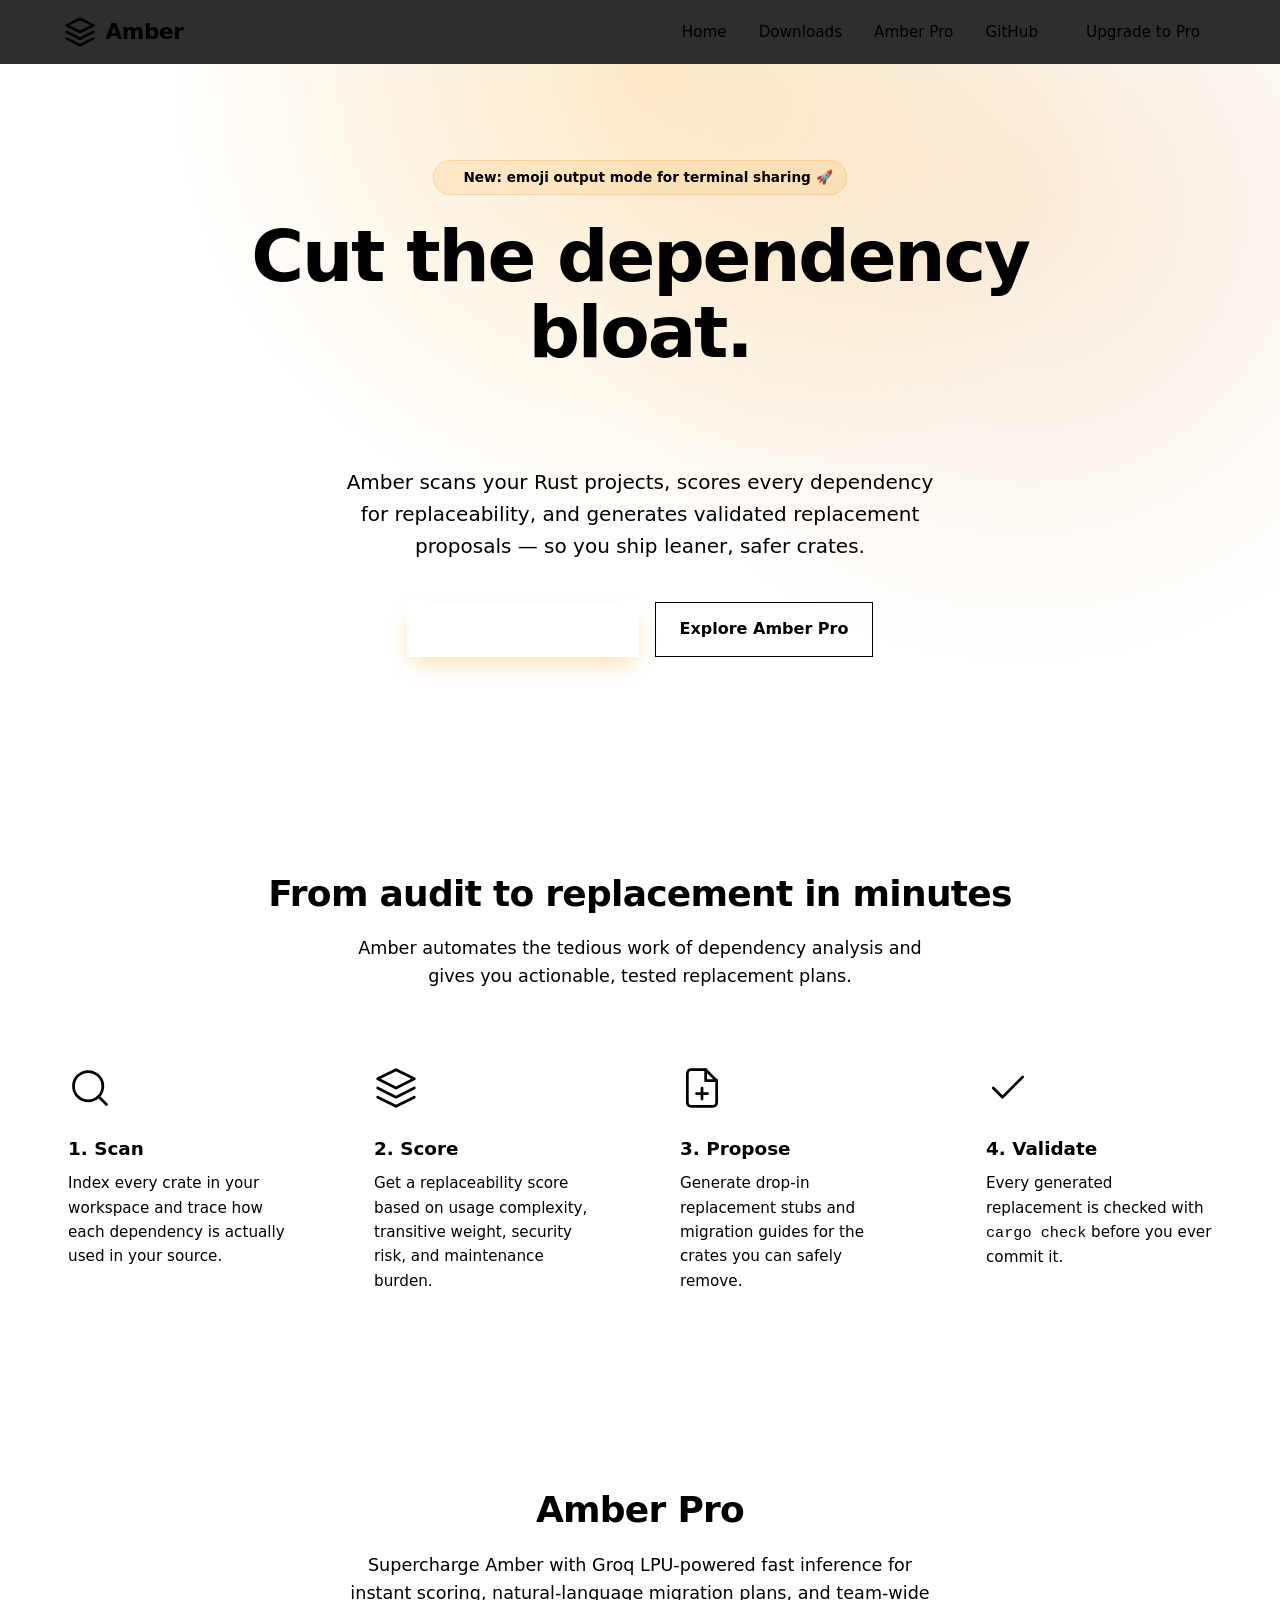
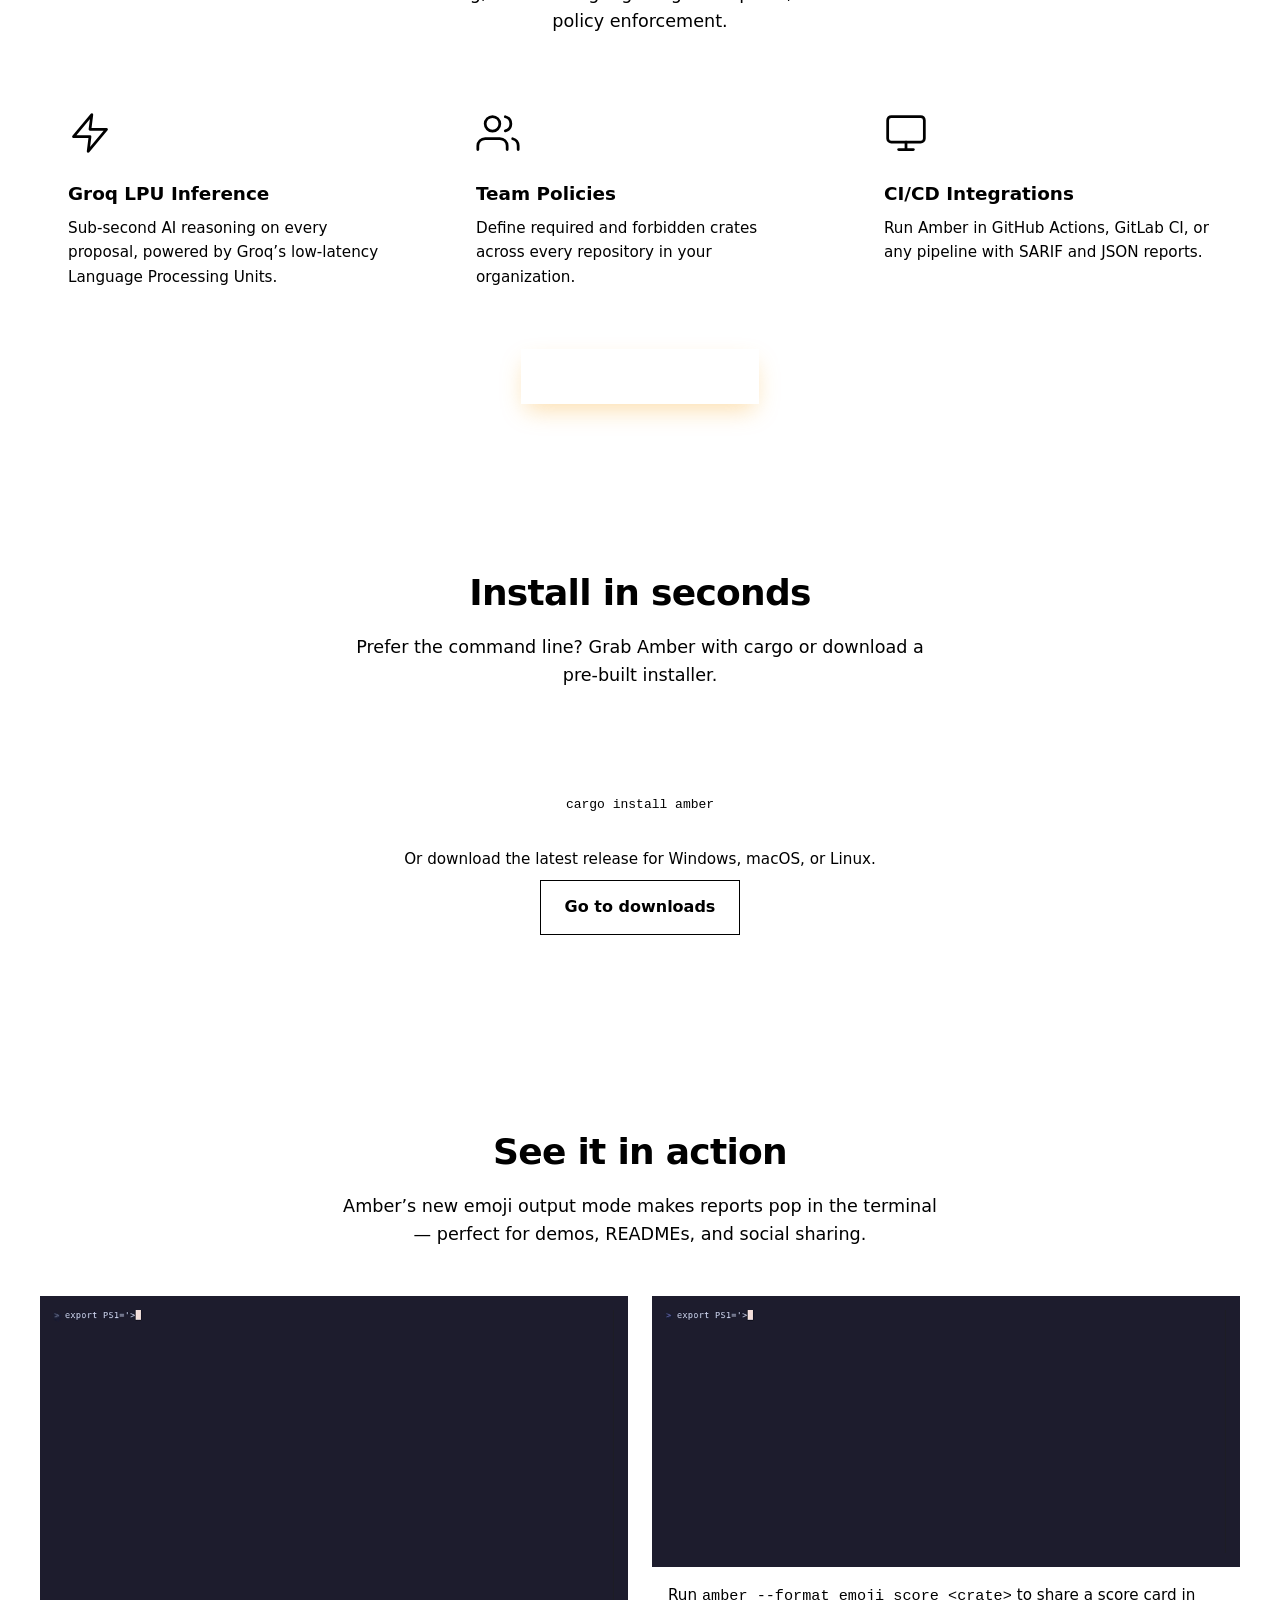
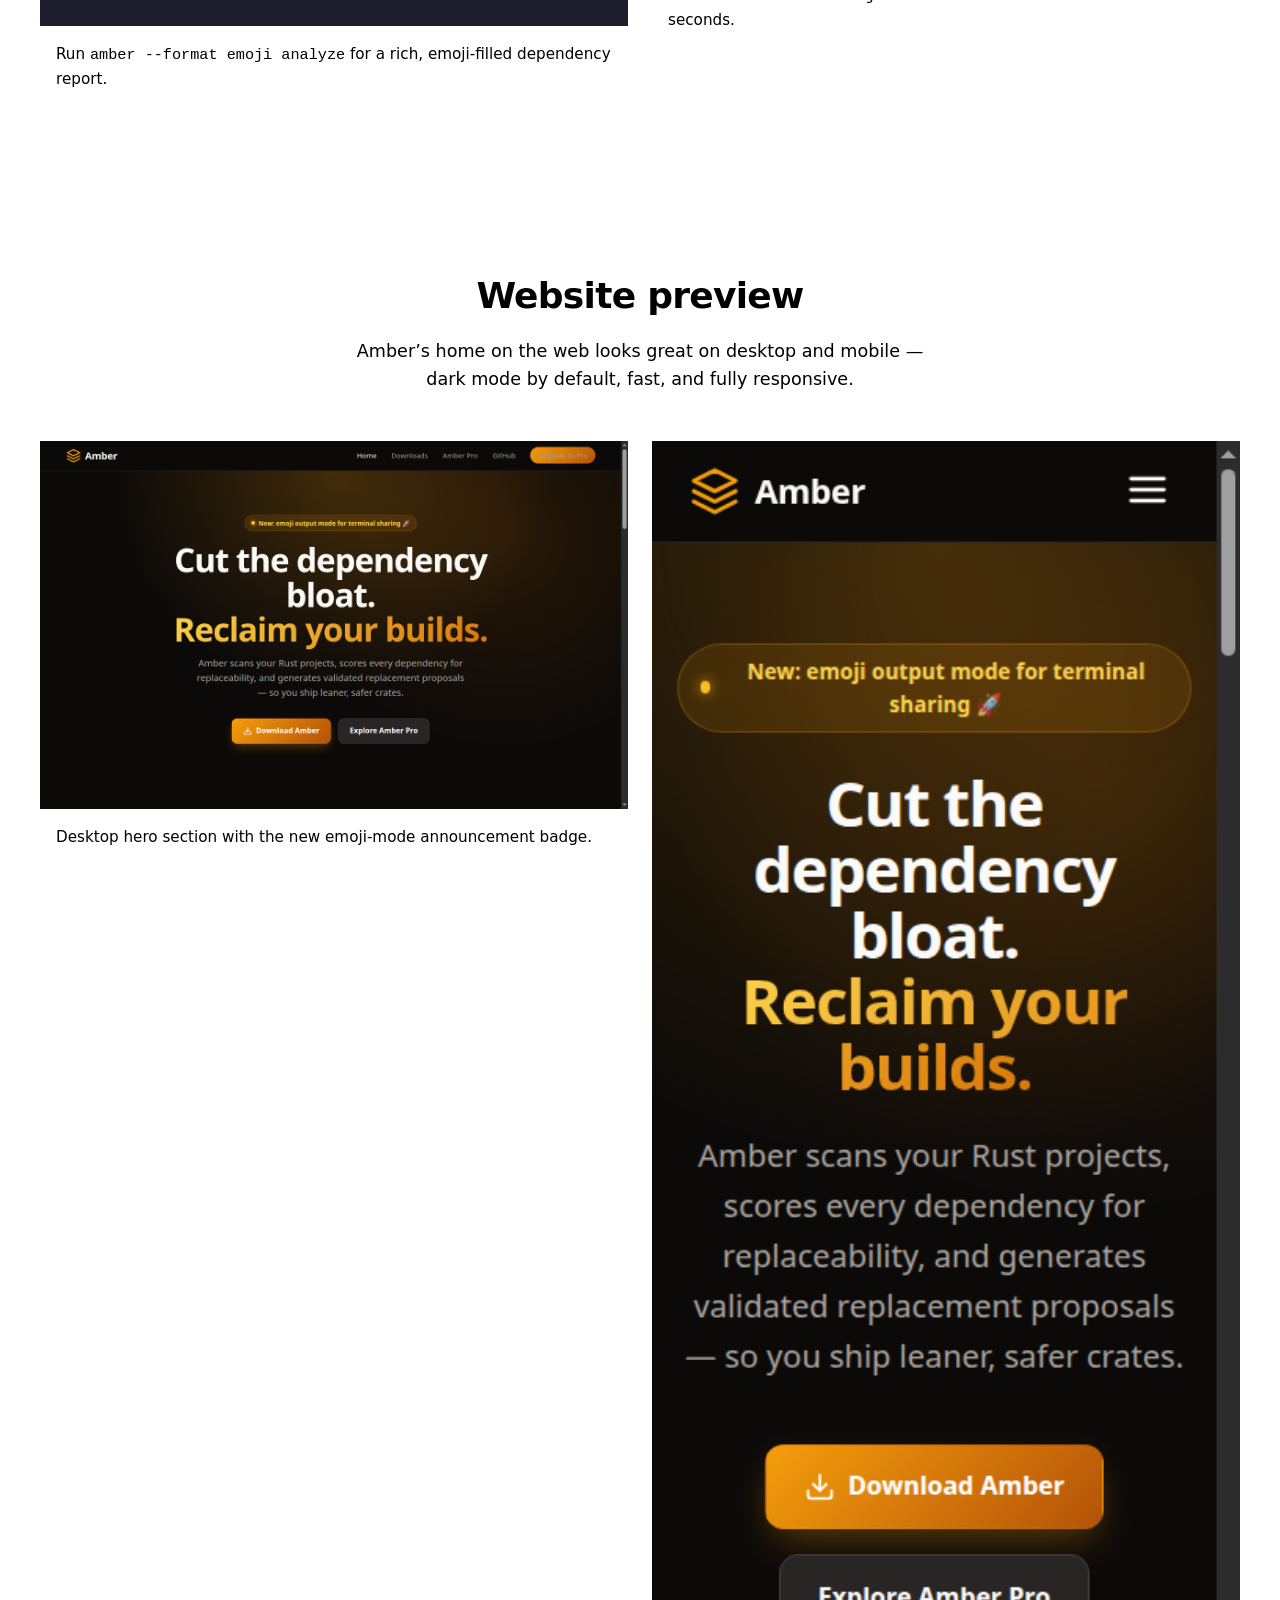
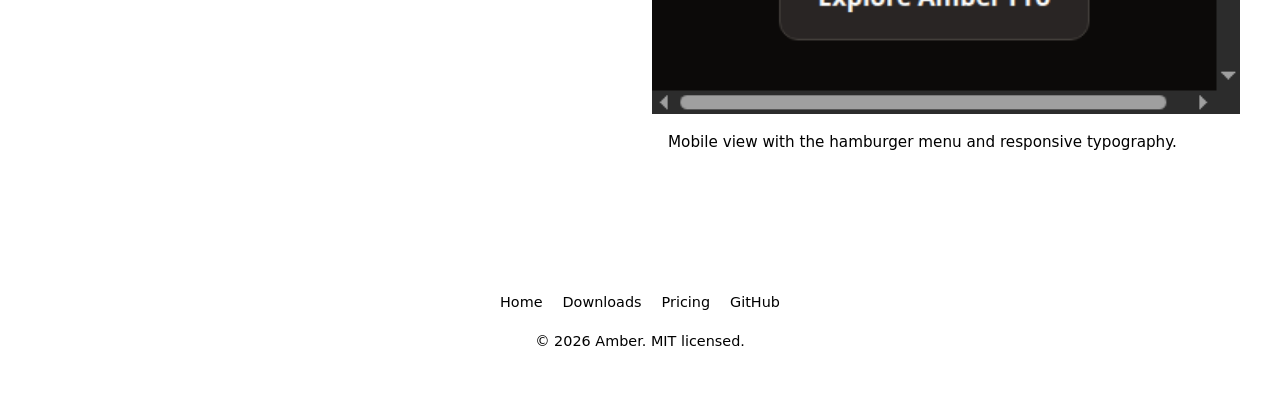
<file: website/index.html>
<!-- Copyright (c) 2024 SVCH <svch@seriousaboutsolutions.co.uk> -->
<!-- SPDX-License-Identifier: MIT -->
<!DOCTYPE html>
<html lang="en">
<head>
  <meta charset="UTF-8" />
  <meta name="viewport" content="width=device-width, initial-scale=1.0" />
  <meta name="description" content="Amber — the autonomous dependency reduction engine for Rust. Scan, score, replace, and validate your dependencies." />
  <title>Amber — Dependency Garbage Collector for Rust</title>
  <link rel="stylesheet" href="css/styles.css" />
</head>
<body>
  <nav class="navbar">
    <div class="nav-container">
      <a class="logo" href="index.html">
        <svg class="logo-icon" viewBox="0 0 24 24" fill="currentColor" aria-hidden="true">
          <path d="M12 2L2 7l10 5 10-5-10-5zM2 17l10 5 10-5M2 12l10 5 10-5" stroke="currentColor" stroke-width="2" fill="none" stroke-linecap="round" stroke-linejoin="round"/>
        </svg>
        Amber
      </a>
      <button class="menu-toggle" aria-label="Toggle menu" aria-expanded="false">
        <svg width="28" height="28" viewBox="0 0 24 24" fill="none" stroke="currentColor" stroke-width="2" stroke-linecap="round">
          <line x1="3" y1="6" x2="21" y2="6"></line>
          <line x1="3" y1="12" x2="21" y2="12"></line>
          <line x1="3" y1="18" x2="21" y2="18"></line>
        </svg>
      </button>
      <ul class="nav-links">
        <li><a href="index.html" class="active">Home</a></li>
        <li><a href="downloads.html">Downloads</a></li>
        <li><a href="pricing.html">Amber Pro</a></li>
        <li><a href="https://github.com/elci-group/amber" target="_blank" rel="noopener">GitHub</a></li>
        <li><a class="nav-cta" href="pricing.html">Upgrade to Pro</a></li>
      </ul>
    </div>
  </nav>

  <header class="hero">
    <div class="hero-content">
      <div class="badge">
        <span class="badge-dot"></span>
        New: emoji output mode for terminal sharing 🚀
      </div>
      <h1>Cut the dependency bloat.<br><span>Reclaim your builds.</span></h1>
      <p>
        Amber scans your Rust projects, scores every dependency for replaceability,
        and generates validated replacement proposals — so you ship leaner, safer crates.
      </p>
      <div class="hero-actions">
        <a class="btn btn-primary" href="downloads.html">
          <svg width="20" height="20" viewBox="0 0 24 24" fill="none" stroke="currentColor" stroke-width="2" stroke-linecap="round" stroke-linejoin="round"><path d="M21 15v4a2 2 0 0 1-2 2H5a2 2 0 0 1-2-2v-4"/><polyline points="7 10 12 15 17 10"/><line x1="12" y1="15" x2="12" y2="3"/></svg>
          Download Amber
        </a>
        <a class="btn btn-secondary" href="pricing.html">Explore Amber Pro</a>
      </div>
    </div>
  </header>

  <main>
    <section class="section">
      <div class="container">
        <div class="section-title">
          <h2>From audit to replacement in minutes</h2>
          <p>Amber automates the tedious work of dependency analysis and gives you actionable, tested replacement plans.</p>
        </div>
        <div class="features-grid">
          <article class="card">
            <svg class="card-icon" viewBox="0 0 24 24" fill="none" stroke="currentColor" stroke-width="1.5" stroke-linecap="round" stroke-linejoin="round">
              <circle cx="11" cy="11" r="8"></circle>
              <line x1="21" y1="21" x2="16.65" y2="16.65"></line>
            </svg>
            <h3>1. Scan</h3>
            <p>Index every crate in your workspace and trace how each dependency is actually used in your source.</p>
          </article>
          <article class="card">
            <svg class="card-icon" viewBox="0 0 24 24" fill="none" stroke="currentColor" stroke-width="1.5" stroke-linecap="round" stroke-linejoin="round">
              <path d="M12 2L2 7l10 5 10-5-10-5z"></path>
              <path d="M2 17l10 5 10-5"></path>
              <path d="M2 12l10 5 10-5"></path>
            </svg>
            <h3>2. Score</h3>
            <p>Get a replaceability score based on usage complexity, transitive weight, security risk, and maintenance burden.</p>
          </article>
          <article class="card">
            <svg class="card-icon" viewBox="0 0 24 24" fill="none" stroke="currentColor" stroke-width="1.5" stroke-linecap="round" stroke-linejoin="round">
              <path d="M14 2H6a2 2 0 0 0-2 2v16a2 2 0 0 0 2 2h12a2 2 0 0 0 2-2V8z"></path>
              <polyline points="14 2 14 8 20 8"></polyline>
              <line x1="12" y1="18" x2="12" y2="12"></line>
              <line x1="9" y1="15" x2="15" y2="15"></line>
            </svg>
            <h3>3. Propose</h3>
            <p>Generate drop-in replacement stubs and migration guides for the crates you can safely remove.</p>
          </article>
          <article class="card">
            <svg class="card-icon" viewBox="0 0 24 24" fill="none" stroke="currentColor" stroke-width="1.5" stroke-linecap="round" stroke-linejoin="round">
              <polyline points="20 6 9 17 4 12"></polyline>
            </svg>
            <h3>4. Validate</h3>
            <p>Every generated replacement is checked with <code>cargo check</code> before you ever commit it.</p>
          </article>
        </div>
      </div>
    </section>

    <section class="section" style="background: var(--bg-elevated);">
      <div class="container">
        <div class="section-title">
          <h2>Amber Pro</h2>
          <p>Supercharge Amber with Groq LPU-powered fast inference for instant scoring, natural-language migration plans, and team-wide policy enforcement.</p>
        </div>
        <div class="features-grid">
          <article class="card">
            <svg class="card-icon" viewBox="0 0 24 24" fill="none" stroke="currentColor" stroke-width="1.5" stroke-linecap="round" stroke-linejoin="round">
              <polygon points="13 2 3 14 12 14 11 22 21 10 12 10 13 2"></polygon>
            </svg>
            <h3>Groq LPU Inference</h3>
            <p>Sub-second AI reasoning on every proposal, powered by Groq’s low-latency Language Processing Units.</p>
          </article>
          <article class="card">
            <svg class="card-icon" viewBox="0 0 24 24" fill="none" stroke="currentColor" stroke-width="1.5" stroke-linecap="round" stroke-linejoin="round">
              <path d="M17 21v-2a4 4 0 0 0-4-4H5a4 4 0 0 0-4 4v2"></path>
              <circle cx="9" cy="7" r="4"></circle>
              <path d="M23 21v-2a4 4 0 0 0-3-3.87"></path>
              <path d="M16 3.13a4 4 0 0 1 0 7.75"></path>
            </svg>
            <h3>Team Policies</h3>
            <p>Define required and forbidden crates across every repository in your organization.</p>
          </article>
          <article class="card">
            <svg class="card-icon" viewBox="0 0 24 24" fill="none" stroke="currentColor" stroke-width="1.5" stroke-linecap="round" stroke-linejoin="round">
              <rect x="2" y="3" width="20" height="14" rx="2" ry="2"></rect>
              <line x1="8" y1="21" x2="16" y2="21"></line>
              <line x1="12" y1="17" x2="12" y2="21"></line>
            </svg>
            <h3>CI/CD Integrations</h3>
            <p>Run Amber in GitHub Actions, GitLab CI, or any pipeline with SARIF and JSON reports.</p>
          </article>
        </div>
        <div class="text-center mt-2">
          <a class="btn btn-primary" href="pricing.html">See Amber Pro plans</a>
        </div>
      </div>
    </section>

    <section class="section">
      <div class="container">
        <div class="section-title">
          <h2>Install in seconds</h2>
          <p>Prefer the command line? Grab Amber with cargo or download a pre-built installer.</p>
        </div>
        <div class="card" style="max-width: 720px; margin: 0 auto; text-align: center;">
          <pre style="background: var(--surface); padding: 1rem; border-radius: 0.5rem; overflow-x: auto;"><code style="color: var(--amber-300);">cargo install amber</code></pre>
          <p class="text-center" style="color: var(--text-muted); margin-top: 1rem;">
            Or download the latest release for Windows, macOS, or Linux.
          </p>
          <a class="btn btn-secondary" href="downloads.html" style="margin-top: 0.5rem;">Go to downloads</a>
        </div>
      </div>
    </section>

    <section class="section" style="background: var(--bg-elevated);">
      <div class="container">
        <div class="section-title">
          <h2>See it in action</h2>
          <p>Amber’s new emoji output mode makes reports pop in the terminal — perfect for demos, READMEs, and social sharing.</p>
        </div>
        <div class="gif-grid">
          <article class="gif-card">
            <img src="assets/vhs/amber-emoji-analyze.gif" alt="Amber emoji-mode analyze report" loading="lazy" />
            <p>Run <code>amber --format emoji analyze</code> for a rich, emoji-filled dependency report.</p>
          </article>
          <article class="gif-card">
            <img src="assets/vhs/amber-emoji-score.gif" alt="Amber emoji-mode score card" loading="lazy" />
            <p>Run <code>amber --format emoji score &lt;crate&gt;</code> to share a score card in seconds.</p>
          </article>
        </div>
      </div>
    </section>

    <section class="section">
      <div class="container">
        <div class="section-title">
          <h2>Website preview</h2>
          <p>Amber’s home on the web looks great on desktop and mobile — dark mode by default, fast, and fully responsive.</p>
        </div>
        <div class="gif-grid">
          <article class="gif-card">
            <img src="assets/screenshots/amber-website-hero.png" alt="Amber website hero section on desktop" loading="lazy" />
            <p>Desktop hero section with the new emoji-mode announcement badge.</p>
          </article>
          <article class="gif-card">
            <img src="assets/screenshots/amber-website-mobile.png" alt="Amber website on mobile" loading="lazy" />
            <p>Mobile view with the hamburger menu and responsive typography.</p>
          </article>
        </div>
      </div>
    </section>
  </main>

  <footer class="footer">
    <div class="footer-links">
      <a href="index.html">Home</a>
      <a href="downloads.html">Downloads</a>
      <a href="pricing.html">Pricing</a>
      <a href="https://github.com/elci-group/amber" target="_blank" rel="noopener">GitHub</a>
    </div>
    <p>© <span id="year"></span> Amber. MIT licensed.</p>
  </footer>

  <script>
    document.getElementById('year').textContent = new Date().getFullYear();

    const menuToggle = document.querySelector('.menu-toggle');
    const navLinks = document.querySelector('.nav-links');
    menuToggle.addEventListener('click', () => {
      const isOpen = navLinks.classList.toggle('open');
      menuToggle.setAttribute('aria-expanded', String(isOpen));
    });
  </script>
</body>
</html>
</file>
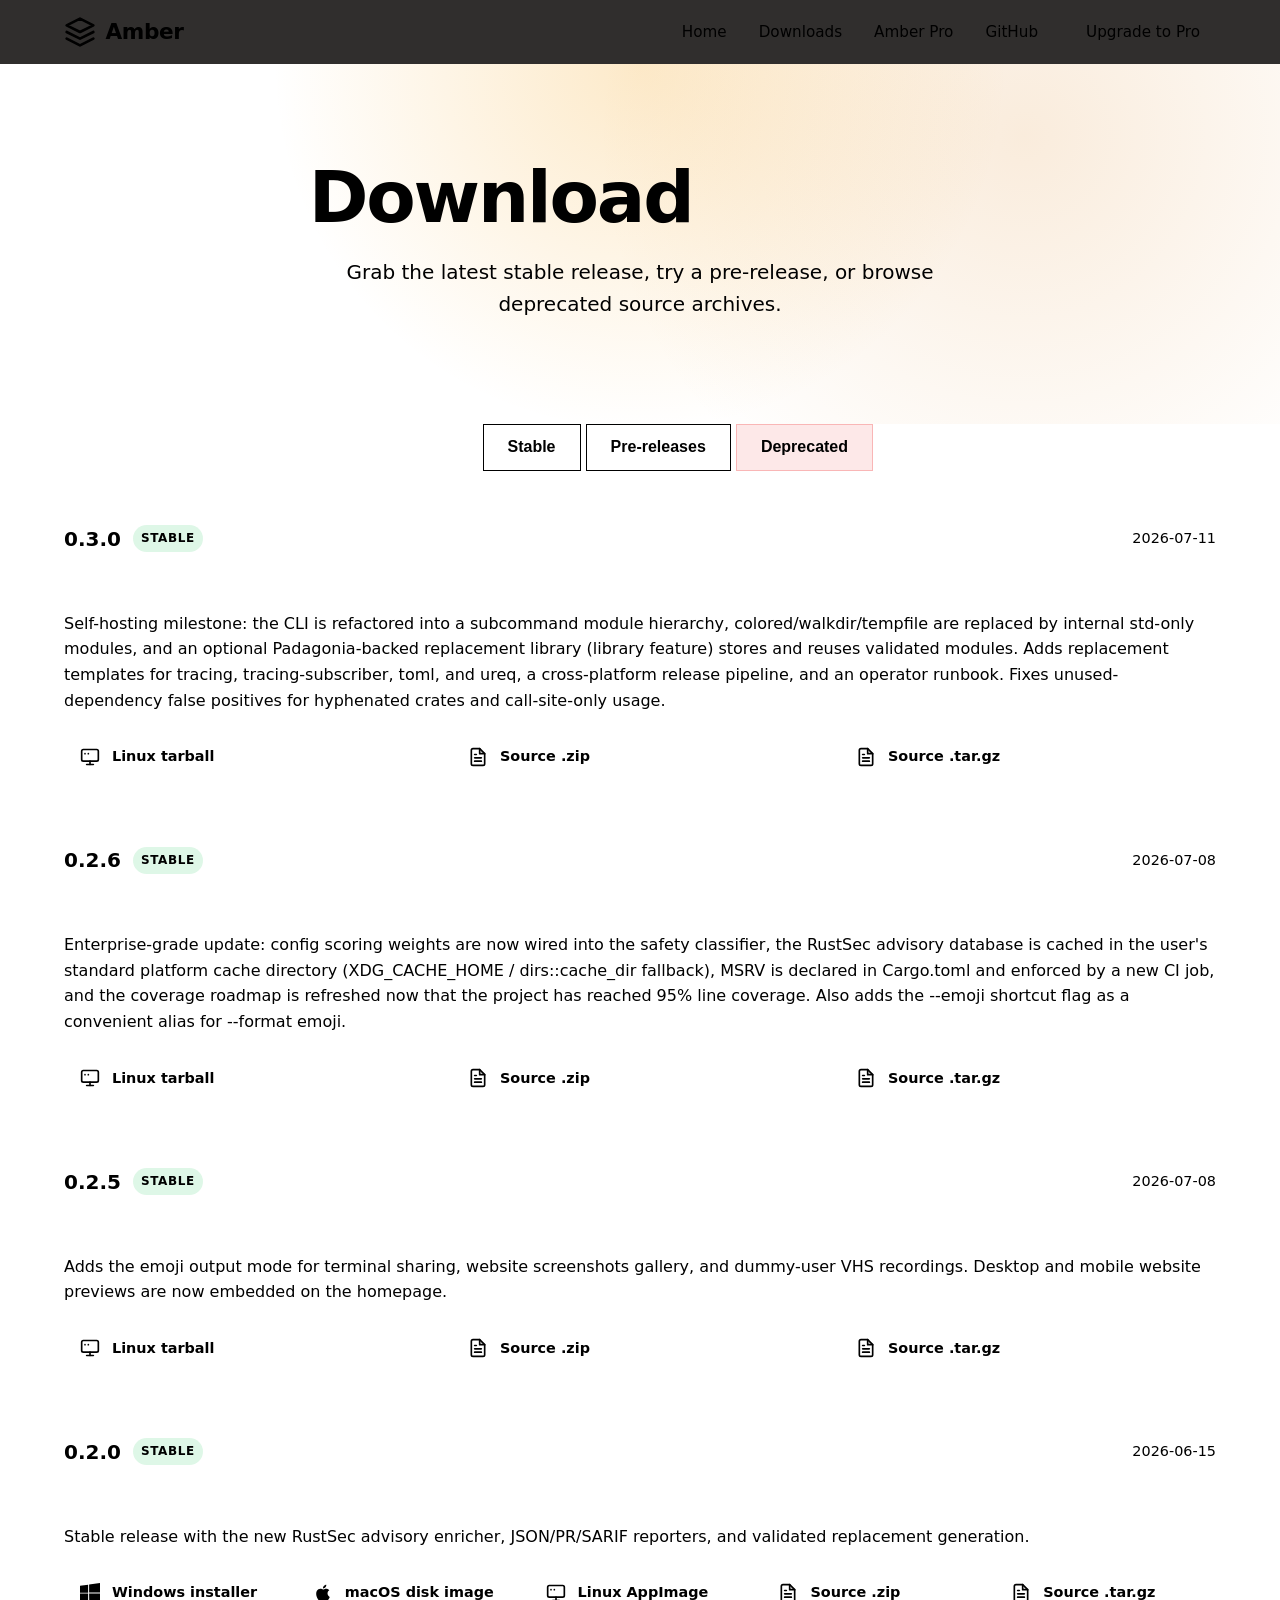
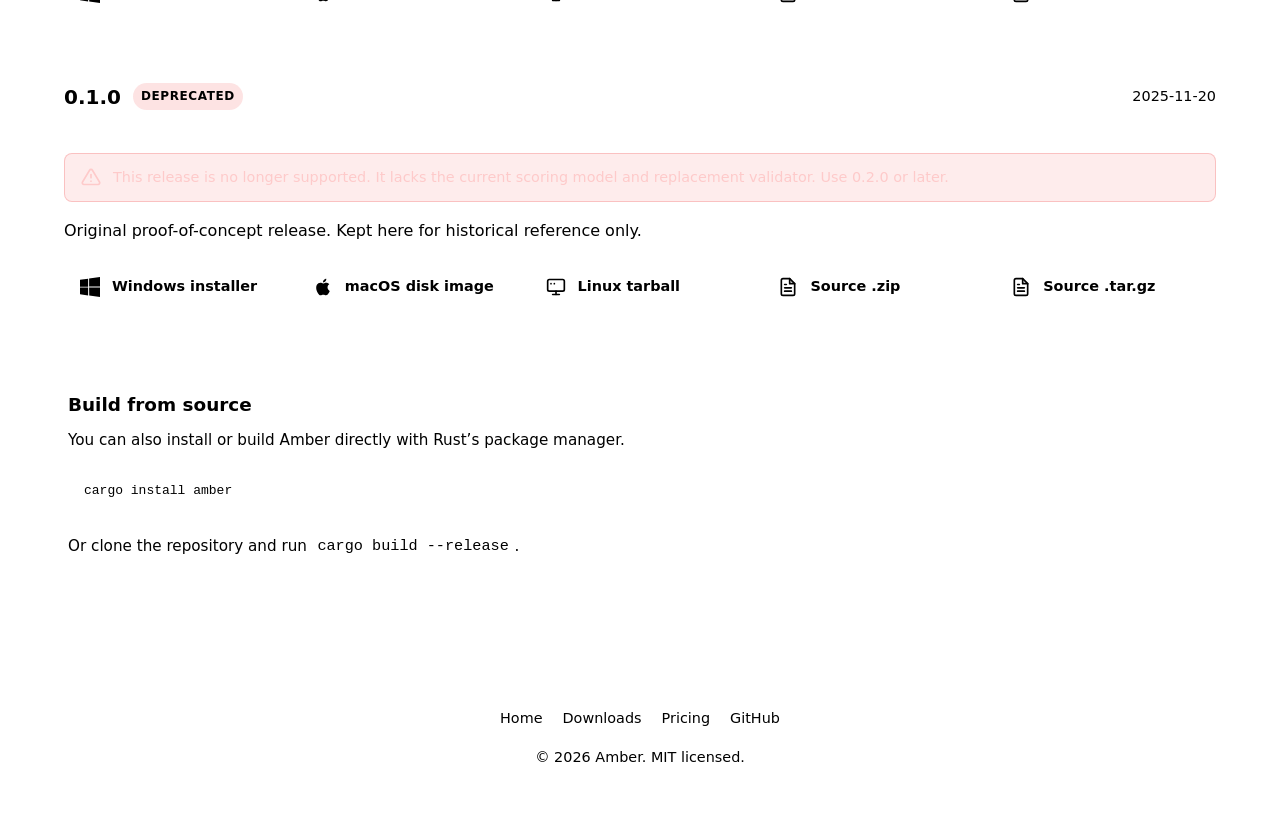
<file: website/downloads.html>
<!-- Copyright (c) 2024 SVCH <svch@seriousaboutsolutions.co.uk> -->
<!-- SPDX-License-Identifier: MIT -->
<!DOCTYPE html>
<html lang="en">
<head>
  <meta charset="UTF-8" />
  <meta name="viewport" content="width=device-width, initial-scale=1.0" />
  <meta name="description" content="Download Amber releases, installers, and source code." />
  <title>Downloads — Amber</title>
  <link rel="stylesheet" href="css/styles.css" />
</head>
<body>
  <nav class="navbar">
    <div class="nav-container">
      <a class="logo" href="index.html">
        <svg class="logo-icon" viewBox="0 0 24 24" fill="currentColor" aria-hidden="true">
          <path d="M12 2L2 7l10 5 10-5-10-5zM2 17l10 5 10-5M2 12l10 5 10-5" stroke="currentColor" stroke-width="2" fill="none" stroke-linecap="round" stroke-linejoin="round"/>
        </svg>
        Amber
      </a>
      <button class="menu-toggle" aria-label="Toggle menu" aria-expanded="false">
        <svg width="28" height="28" viewBox="0 0 24 24" fill="none" stroke="currentColor" stroke-width="2" stroke-linecap="round">
          <line x1="3" y1="6" x2="21" y2="6"></line>
          <line x1="3" y1="12" x2="21" y2="12"></line>
          <line x1="3" y1="18" x2="21" y2="18"></line>
        </svg>
      </button>
      <ul class="nav-links">
        <li><a href="index.html">Home</a></li>
        <li><a href="downloads.html" class="active">Downloads</a></li>
        <li><a href="pricing.html">Amber Pro</a></li>
        <li><a href="https://github.com/elci-group/amber" target="_blank" rel="noopener">GitHub</a></li>
        <li><a class="nav-cta" href="pricing.html">Upgrade to Pro</a></li>
      </ul>
    </div>
  </nav>

  <header class="hero" style="padding-bottom: 4rem;">
    <div class="hero-content">
      <h1>Download <span>Amber</span></h1>
      <p>Grab the latest stable release, try a pre-release, or browse deprecated source archives.</p>
    </div>
  </header>

  <main class="section" style="padding-top: 0;">
    <div class="container">
      <div class="text-center" style="margin-bottom: 2rem;">
        <button class="btn btn-secondary active" data-filter="all">All</button>
        <button class="btn btn-secondary" data-filter="stable">Stable</button>
        <button class="btn btn-secondary" data-filter="prerelease">Pre-releases</button>
        <button class="btn btn-danger" data-filter="deprecated">Deprecated</button>
      </div>

      <div id="releases-container">
        <p class="text-center" style="color: var(--text-muted);">Loading releases…</p>
      </div>

      <div class="card mt-2">
        <h3>Build from source</h3>
        <p style="color: var(--text-muted);">You can also install or build Amber directly with Rust’s package manager.</p>
        <pre style="background: var(--surface); padding: 1rem; border-radius: 0.5rem; overflow-x: auto;"><code style="color: var(--amber-300);">cargo install amber</code></pre>
        <p style="color: var(--text-muted); margin-top: 1rem;">
          Or clone the repository and run <code style="background: var(--surface); padding: 0.15rem 0.35rem; border-radius: 0.25rem;">cargo build --release</code>.
        </p>
      </div>
    </div>
  </main>

  <footer class="footer">
    <div class="footer-links">
      <a href="index.html">Home</a>
      <a href="downloads.html">Downloads</a>
      <a href="pricing.html">Pricing</a>
      <a href="https://github.com/elci-group/amber" target="_blank" rel="noopener">GitHub</a>
    </div>
    <p>© <span id="year"></span> Amber. MIT licensed.</p>
  </footer>

  <script src="js/releases.js"></script>
  <script>
    document.getElementById('year').textContent = new Date().getFullYear();

    const menuToggle = document.querySelector('.menu-toggle');
    const navLinks = document.querySelector('.nav-links');
    menuToggle.addEventListener('click', () => {
      const isOpen = navLinks.classList.toggle('open');
      menuToggle.setAttribute('aria-expanded', String(isOpen));
    });
  </script>
</body>
</html>
</file>
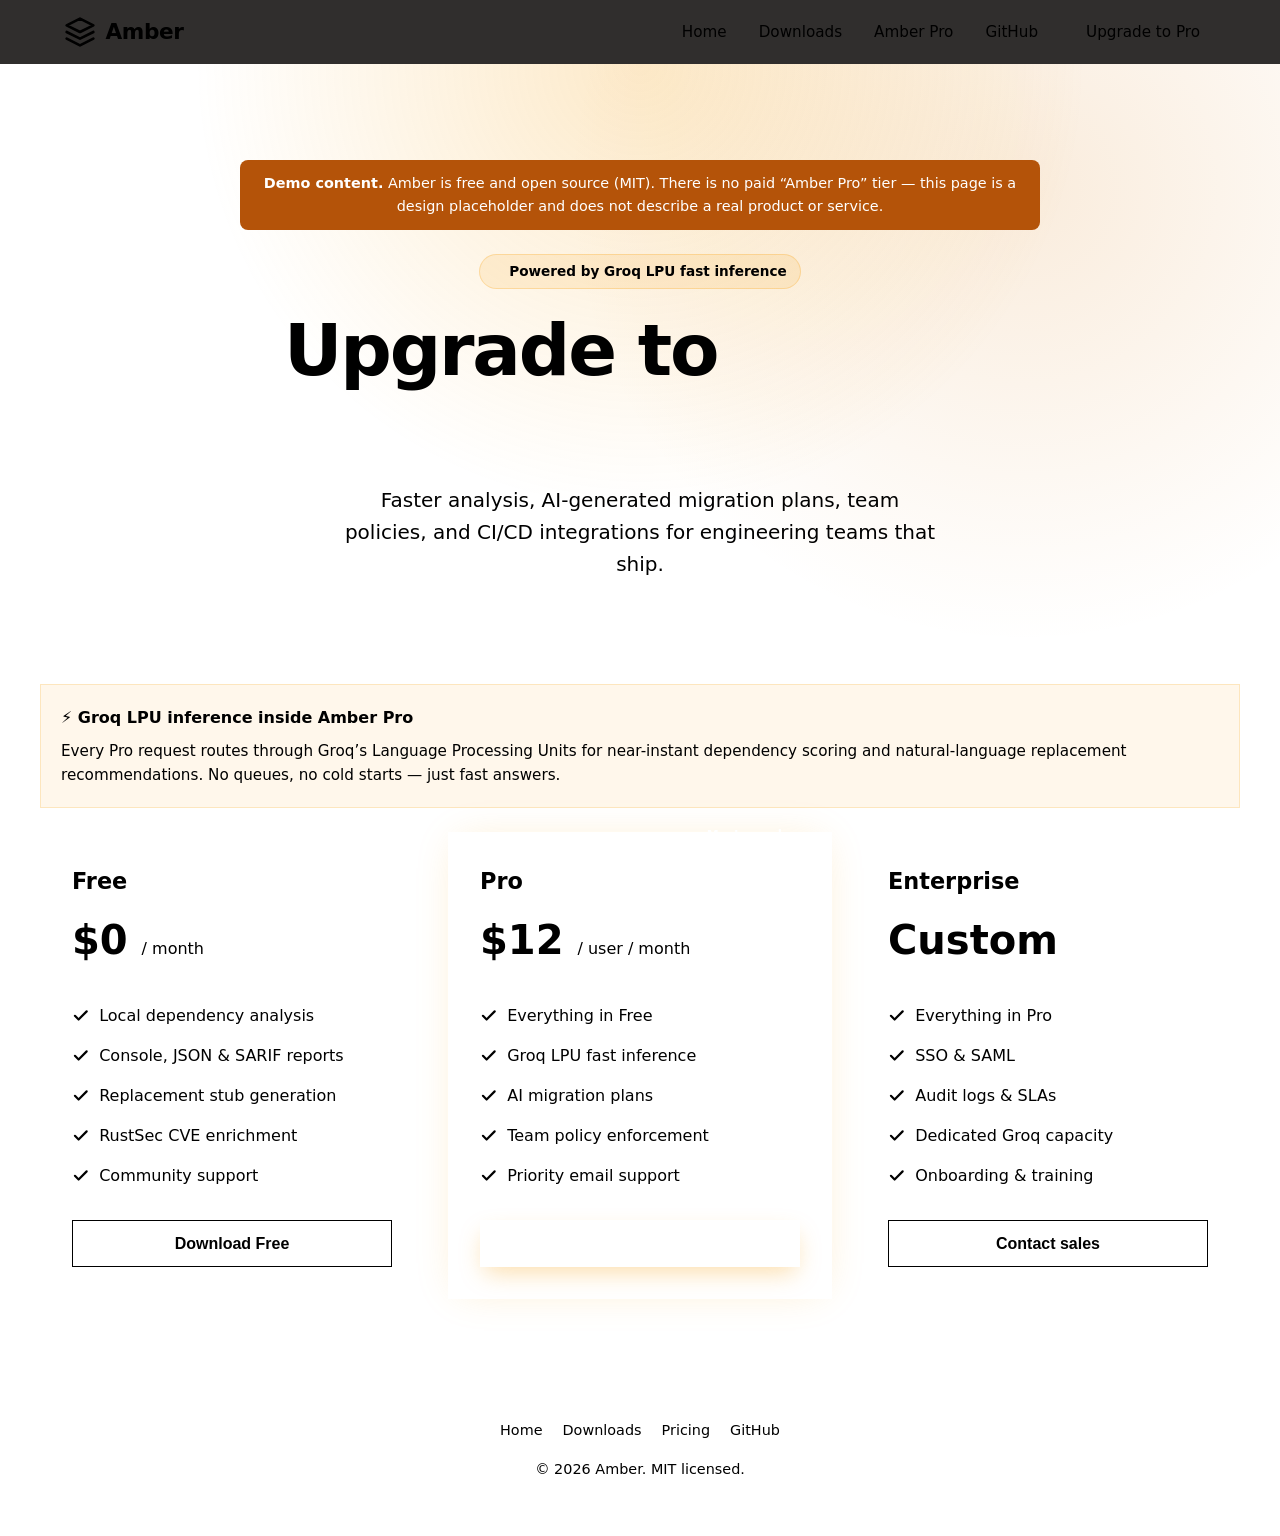
<file: website/pricing.html>
<!-- Copyright (c) 2024 SVCH <svch@seriousaboutsolutions.co.uk> -->
<!-- SPDX-License-Identifier: MIT -->
<!DOCTYPE html>
<html lang="en">
<head>
  <meta charset="UTF-8" />
  <meta name="viewport" content="width=device-width, initial-scale=1.0" />
  <meta name="description" content="Amber Pro pricing — Groq LPU fast inference for autonomous dependency reduction." />
  <title>Pricing — Amber Pro</title>
  <link rel="stylesheet" href="css/styles.css" />
</head>
<body>
  <nav class="navbar">
    <div class="nav-container">
      <a class="logo" href="index.html">
        <svg class="logo-icon" viewBox="0 0 24 24" fill="currentColor" aria-hidden="true">
          <path d="M12 2L2 7l10 5 10-5-10-5zM2 17l10 5 10-5M2 12l10 5 10-5" stroke="currentColor" stroke-width="2" fill="none" stroke-linecap="round" stroke-linejoin="round"/>
        </svg>
        Amber
      </a>
      <button class="menu-toggle" aria-label="Toggle menu" aria-expanded="false">
        <svg width="28" height="28" viewBox="0 0 24 24" fill="none" stroke="currentColor" stroke-width="2" stroke-linecap="round">
          <line x1="3" y1="6" x2="21" y2="6"></line>
          <line x1="3" y1="12" x2="21" y2="12"></line>
          <line x1="3" y1="18" x2="21" y2="18"></line>
        </svg>
      </button>
      <ul class="nav-links">
        <li><a href="index.html">Home</a></li>
        <li><a href="downloads.html">Downloads</a></li>
        <li><a href="pricing.html" class="active">Amber Pro</a></li>
        <li><a href="https://github.com/elci-group/amber" target="_blank" rel="noopener">GitHub</a></li>
        <li><a class="nav-cta" href="pricing.html">Upgrade to Pro</a></li>
      </ul>
    </div>
  </nav>

  <header class="hero" style="padding-bottom: 4rem;">
    <div class="hero-content">
      <div style="background: #b45309; color: #fff; padding: 0.75rem 1rem; border-radius: 8px; margin-bottom: 1.5rem; font-size: 0.9rem;">
        <strong>Demo content.</strong> Amber is free and open source (MIT). There is no paid
        “Amber Pro” tier — this page is a design placeholder and does not describe a real
        product or service.
      </div>
      <div class="badge">
        <span class="badge-dot"></span>
        Powered by Groq LPU fast inference
      </div>
      <h1>Upgrade to <span>Amber Pro</span></h1>
      <p>Faster analysis, AI-generated migration plans, team policies, and CI/CD integrations for engineering teams that ship.</p>
    </div>
  </header>

  <main class="section" style="padding-top: 0;">
    <div class="container">
      <div class="pro-feature">
        <h4>⚡ Groq LPU inference inside Amber Pro</h4>
        <p>
          Every Pro request routes through Groq’s Language Processing Units for near-instant
          dependency scoring and natural-language replacement recommendations. No queues, no cold starts — just fast answers.
        </p>
      </div>

      <div class="pricing-grid">
        <article class="pricing-card">
          <h3>Free</h3>
          <div class="price">$0 <span>/ month</span></div>
          <ul class="pricing-features">
            <li><svg viewBox="0 0 24 24" fill="none" stroke="currentColor" stroke-width="3" stroke-linecap="round" stroke-linejoin="round"><polyline points="20 6 9 17 4 12"></polyline></svg>Local dependency analysis</li>
            <li><svg viewBox="0 0 24 24" fill="none" stroke="currentColor" stroke-width="3" stroke-linecap="round" stroke-linejoin="round"><polyline points="20 6 9 17 4 12"></polyline></svg>Console, JSON & SARIF reports</li>
            <li><svg viewBox="0 0 24 24" fill="none" stroke="currentColor" stroke-width="3" stroke-linecap="round" stroke-linejoin="round"><polyline points="20 6 9 17 4 12"></polyline></svg>Replacement stub generation</li>
            <li><svg viewBox="0 0 24 24" fill="none" stroke="currentColor" stroke-width="3" stroke-linecap="round" stroke-linejoin="round"><polyline points="20 6 9 17 4 12"></polyline></svg>RustSec CVE enrichment</li>
            <li><svg viewBox="0 0 24 24" fill="none" stroke="currentColor" stroke-width="3" stroke-linecap="round" stroke-linejoin="round"><polyline points="20 6 9 17 4 12"></polyline></svg>Community support</li>
          </ul>
          <button class="btn btn-secondary" data-plan="Free" style="width: 100%;">Download Free</button>
        </article>

        <article class="pricing-card featured">
          <span class="pricing-badge">Most popular</span>
          <h3>Pro</h3>
          <div class="price">$12 <span>/ user / month</span></div>
          <ul class="pricing-features">
            <li><svg viewBox="0 0 24 24" fill="none" stroke="currentColor" stroke-width="3" stroke-linecap="round" stroke-linejoin="round"><polyline points="20 6 9 17 4 12"></polyline></svg>Everything in Free</li>
            <li><svg viewBox="0 0 24 24" fill="none" stroke="currentColor" stroke-width="3" stroke-linecap="round" stroke-linejoin="round"><polyline points="20 6 9 17 4 12"></polyline></svg>Groq LPU fast inference</li>
            <li><svg viewBox="0 0 24 24" fill="none" stroke="currentColor" stroke-width="3" stroke-linecap="round" stroke-linejoin="round"><polyline points="20 6 9 17 4 12"></polyline></svg>AI migration plans</li>
            <li><svg viewBox="0 0 24 24" fill="none" stroke="currentColor" stroke-width="3" stroke-linecap="round" stroke-linejoin="round"><polyline points="20 6 9 17 4 12"></polyline></svg>Team policy enforcement</li>
            <li><svg viewBox="0 0 24 24" fill="none" stroke="currentColor" stroke-width="3" stroke-linecap="round" stroke-linejoin="round"><polyline points="20 6 9 17 4 12"></polyline></svg>Priority email support</li>
          </ul>
          <button class="btn btn-primary" data-plan="Pro" style="width: 100%;">Subscribe to Pro</button>
        </article>

        <article class="pricing-card">
          <h3>Enterprise</h3>
          <div class="price">Custom</div>
          <ul class="pricing-features">
            <li><svg viewBox="0 0 24 24" fill="none" stroke="currentColor" stroke-width="3" stroke-linecap="round" stroke-linejoin="round"><polyline points="20 6 9 17 4 12"></polyline></svg>Everything in Pro</li>
            <li><svg viewBox="0 0 24 24" fill="none" stroke="currentColor" stroke-width="3" stroke-linecap="round" stroke-linejoin="round"><polyline points="20 6 9 17 4 12"></polyline></svg>SSO & SAML</li>
            <li><svg viewBox="0 0 24 24" fill="none" stroke="currentColor" stroke-width="3" stroke-linecap="round" stroke-linejoin="round"><polyline points="20 6 9 17 4 12"></polyline></svg>Audit logs & SLAs</li>
            <li><svg viewBox="0 0 24 24" fill="none" stroke="currentColor" stroke-width="3" stroke-linecap="round" stroke-linejoin="round"><polyline points="20 6 9 17 4 12"></polyline></svg>Dedicated Groq capacity</li>
            <li><svg viewBox="0 0 24 24" fill="none" stroke="currentColor" stroke-width="3" stroke-linecap="round" stroke-linejoin="round"><polyline points="20 6 9 17 4 12"></polyline></svg>Onboarding & training</li>
          </ul>
          <button class="btn btn-secondary" data-plan="Enterprise" style="width: 100%;">Contact sales</button>
        </article>
      </div>
    </div>
  </main>

  <div class="modal-overlay" id="subscribe-modal" role="dialog" aria-modal="true" aria-labelledby="modal-title">
    <div class="modal">
      <div class="modal-header">
        <h3 id="modal-title">Subscribe</h3>
        <button class="modal-close" aria-label="Close">
          <svg width="24" height="24" viewBox="0 0 24 24" fill="none" stroke="currentColor" stroke-width="2" stroke-linecap="round" stroke-linejoin="round"><line x1="18" y1="6" x2="6" y2="18"></line><line x1="6" y1="6" x2="18" y2="18"></line></svg>
        </button>
      </div>

      <form id="subscribe-form">
        <input type="hidden" id="plan" name="plan" />
        <div class="form-group">
          <label for="email">Work email</label>
          <input type="email" id="email" name="email" placeholder="you@company.com" required />
        </div>
        <div class="form-group">
          <label for="seats">Seats</label>
          <input type="number" id="seats" name="seats" min="1" value="1" required />
        </div>
        <div class="form-group">
          <label for="card">Card number <span style="color: var(--text-muted); font-weight: 400;">(demo only)</span></label>
          <input type="text" id="card" name="card" placeholder="0000 0000 0000 0000" maxlength="19" autocomplete="off" />
        </div>
        <p style="color: var(--text-muted); font-size: 0.85rem; margin: 0 0 1rem;">
          This is a front-end demo. No real payment is processed.
        </p>
        <div class="form-actions">
          <button type="button" class="btn btn-secondary" id="cancel-subscribe">Cancel</button>
          <button type="submit" class="btn btn-primary">Start subscription</button>
        </div>
      </form>

      <div id="subscribe-success" class="hidden text-center" style="padding: 1rem 0;">
        <svg width="48" height="48" viewBox="0 0 24 24" fill="none" stroke="var(--success)" stroke-width="2" stroke-linecap="round" stroke-linejoin="round" style="margin-bottom: 0.75rem;"><path d="M22 11.08V12a10 10 0 1 1-5.93-9.14"></path><polyline points="22 4 12 14.01 9 11.01"></polyline></svg>
        <p style="color: var(--text); margin: 0;"></p>
      </div>
    </div>
  </div>

  <footer class="footer">
    <div class="footer-links">
      <a href="index.html">Home</a>
      <a href="downloads.html">Downloads</a>
      <a href="pricing.html">Pricing</a>
      <a href="https://github.com/elci-group/amber" target="_blank" rel="noopener">GitHub</a>
    </div>
    <p>© <span id="year"></span> Amber. MIT licensed.</p>
  </footer>

  <script src="js/pricing.js"></script>
  <script>
    document.getElementById('year').textContent = new Date().getFullYear();

    const menuToggle = document.querySelector('.menu-toggle');
    const navLinks = document.querySelector('.nav-links');
    menuToggle.addEventListener('click', () => {
      const isOpen = navLinks.classList.toggle('open');
      menuToggle.setAttribute('aria-expanded', String(isOpen));
    });
  </script>
</body>
</html>
</file>
<file: website/css/styles.css>
// Copyright (c) 2024 SVCH <svch@seriousaboutsolutions.co.uk>
// SPDX-License-Identifier: MIT
/* Amber theme design tokens */
:root {
  --bg: #0c0a09;
  --bg-elevated: #1c1917;
  --surface: #292524;
  --surface-highlight: #44403c;
  --amber-50: #fffbeb;
  --amber-100: #fef3c7;
  --amber-200: #fde68a;
  --amber-300: #fcd34d;
  --amber-400: #fbbf24;
  --amber-500: #f59e0b;
  --amber-600: #d97706;
  --amber-700: #b45309;
  --amber-800: #92400e;
  --amber-900: #78350f;
  --text: #fafaf9;
  --text-muted: #a8a29e;
  --danger: #ef4444;
  --success: #22c55e;
  --radius: 0.75rem;
  --shadow: 0 25px 50px -12px rgba(0, 0, 0, 0.5);
}

* {
  box-sizing: border-box;
}

html {
  scroll-behavior: smooth;
}

body {
  margin: 0;
  font-family: Inter, system-ui, -apple-system, BlinkMacSystemFont, "Segoe UI", Roboto, "Helvetica Neue", Arial, sans-serif;
  background: var(--bg);
  color: var(--text);
  line-height: 1.6;
}

a {
  color: var(--amber-400);
  text-decoration: none;
}

a:hover {
  color: var(--amber-300);
  text-decoration: underline;
}

/* Navigation */
.navbar {
  position: sticky;
  top: 0;
  z-index: 100;
  background: rgba(12, 10, 9, 0.85);
  backdrop-filter: blur(12px);
  border-bottom: 1px solid var(--surface);
}

.nav-container {
  max-width: 1200px;
  margin: 0 auto;
  padding: 0 1.5rem;
  display: flex;
  align-items: center;
  justify-content: space-between;
  height: 4rem;
}

.logo {
  display: flex;
  align-items: center;
  gap: 0.6rem;
  font-weight: 800;
  font-size: 1.35rem;
  color: var(--text);
  letter-spacing: -0.02em;
}

.logo-icon {
  width: 2rem;
  height: 2rem;
  color: var(--amber-500);
}

.nav-links {
  display: flex;
  align-items: center;
  gap: 2rem;
  list-style: none;
  margin: 0;
  padding: 0;
}

.nav-links a {
  color: var(--text-muted);
  font-weight: 500;
  font-size: 0.95rem;
  text-decoration: none;
}

.nav-links a:hover,
.nav-links a.active {
  color: var(--text);
}

.nav-cta {
  background: linear-gradient(135deg, var(--amber-500), var(--amber-700));
  color: #fff;
  padding: 0.5rem 1rem;
  border-radius: 9999px;
  font-weight: 600;
  text-decoration: none;
}

.nav-cta:hover {
  background: linear-gradient(135deg, var(--amber-400), var(--amber-600));
  color: #fff;
  text-decoration: none;
}

.menu-toggle {
  display: none;
  background: none;
  border: none;
  color: var(--text);
  cursor: pointer;
}

/* Hero */
.hero {
  position: relative;
  overflow: hidden;
  padding: 6rem 1.5rem 8rem;
  text-align: center;
}

.hero::before {
  content: "";
  position: absolute;
  inset: 0;
  background:
    radial-gradient(circle at 50% 0%, rgba(245, 158, 11, 0.22), transparent 50%),
    radial-gradient(circle at 80% 20%, rgba(217, 119, 6, 0.14), transparent 40%);
  pointer-events: none;
}

.hero-content {
  position: relative;
  max-width: 800px;
  margin: 0 auto;
}

.badge {
  display: inline-flex;
  align-items: center;
  gap: 0.5rem;
  background: rgba(245, 158, 11, 0.12);
  color: var(--amber-300);
  border: 1px solid rgba(245, 158, 11, 0.25);
  padding: 0.35rem 0.85rem;
  border-radius: 9999px;
  font-size: 0.85rem;
  font-weight: 600;
  margin-bottom: 1.5rem;
}

.badge-dot {
  width: 0.5rem;
  height: 0.5rem;
  background: var(--amber-400);
  border-radius: 50%;
  box-shadow: 0 0 8px var(--amber-500);
}

.hero h1 {
  font-size: clamp(2.5rem, 6vw, 4.5rem);
  font-weight: 900;
  line-height: 1.05;
  margin: 0 0 1.25rem;
  letter-spacing: -0.03em;
}

.hero h1 span {
  background: linear-gradient(135deg, var(--amber-300), var(--amber-600));
  -webkit-background-clip: text;
  -webkit-text-fill-color: transparent;
  background-clip: text;
}

.hero p {
  font-size: 1.25rem;
  color: var(--text-muted);
  max-width: 600px;
  margin: 0 auto 2.5rem;
}

.hero-actions {
  display: flex;
  flex-wrap: wrap;
  gap: 1rem;
  justify-content: center;
}

/* Buttons */
.btn {
  display: inline-flex;
  align-items: center;
  justify-content: center;
  gap: 0.5rem;
  padding: 0.85rem 1.5rem;
  border-radius: var(--radius);
  font-weight: 700;
  font-size: 1rem;
  border: 1px solid transparent;
  cursor: pointer;
  transition: transform 0.15s ease, box-shadow 0.15s ease, background 0.15s ease;
  text-decoration: none;
}

.btn:hover {
  transform: translateY(-2px);
  text-decoration: none;
}

.btn-primary {
  background: linear-gradient(135deg, var(--amber-500), var(--amber-700));
  color: #fff;
  box-shadow: 0 10px 25px -5px rgba(245, 158, 11, 0.35);
}

.btn-primary:hover {
  background: linear-gradient(135deg, var(--amber-400), var(--amber-600));
  color: #fff;
  box-shadow: 0 15px 30px -5px rgba(245, 158, 11, 0.45);
}

.btn-secondary {
  background: var(--surface);
  color: var(--text);
  border-color: var(--surface-highlight);
}

.btn-secondary:hover {
  background: var(--surface-highlight);
  color: var(--text);
}

.btn-danger {
  background: rgba(239, 68, 68, 0.12);
  color: var(--danger);
  border-color: rgba(239, 68, 68, 0.3);
}

.btn-danger:hover {
  background: rgba(239, 68, 68, 0.2);
  color: #fff;
}

.btn.active {
  background: var(--amber-600);
  border-color: var(--amber-600);
  color: #fff;
}

.btn.active:hover {
  background: var(--amber-500);
  border-color: var(--amber-500);
}

/* Sections */
.section {
  padding: 5rem 1.5rem;
}

.section-title {
  text-align: center;
  margin-bottom: 3rem;
}

.section-title h2 {
  font-size: 2.25rem;
  font-weight: 800;
  margin: 0 0 0.75rem;
  letter-spacing: -0.02em;
}

.section-title p {
  color: var(--text-muted);
  font-size: 1.1rem;
  max-width: 600px;
  margin: 0 auto;
}

.container {
  max-width: 1200px;
  margin: 0 auto;
}

/* Feature cards */
.features-grid {
  display: grid;
  grid-template-columns: repeat(auto-fit, minmax(260px, 1fr));
  gap: 1.5rem;
}

.card {
  background: var(--bg-elevated);
  border: 1px solid var(--surface);
  border-radius: var(--radius);
  padding: 1.75rem;
  transition: border-color 0.2s ease, transform 0.2s ease;
}

.card:hover {
  border-color: var(--amber-700);
  transform: translateY(-4px);
}

.card-icon {
  width: 2.75rem;
  height: 2.75rem;
  color: var(--amber-400);
  margin-bottom: 1rem;
}

.card h3 {
  font-size: 1.15rem;
  font-weight: 700;
  margin: 0 0 0.5rem;
}

.card p {
  color: var(--text-muted);
  margin: 0;
  font-size: 0.95rem;
}

/* Downloads */
.release {
  background: var(--bg-elevated);
  border: 1px solid var(--surface);
  border-radius: var(--radius);
  margin-bottom: 1.5rem;
  overflow: hidden;
}

.release-header {
  display: flex;
  flex-wrap: wrap;
  align-items: center;
  justify-content: space-between;
  gap: 1rem;
  padding: 1.25rem 1.5rem;
  border-bottom: 1px solid var(--surface);
}

.release-title {
  display: flex;
  align-items: center;
  gap: 0.75rem;
}

.release-title h3 {
  margin: 0;
  font-size: 1.25rem;
}

.tag {
  font-size: 0.75rem;
  font-weight: 700;
  text-transform: uppercase;
  letter-spacing: 0.05em;
  padding: 0.25rem 0.5rem;
  border-radius: 9999px;
}

.tag-stable {
  background: rgba(34, 197, 94, 0.15);
  color: var(--success);
}

.tag-prerelease {
  background: rgba(245, 158, 11, 0.15);
  color: var(--amber-300);
}

.tag-deprecated {
  background: rgba(239, 68, 68, 0.15);
  color: var(--danger);
}

.release-meta {
  color: var(--text-muted);
  font-size: 0.9rem;
}

.release-body {
  padding: 1.25rem 1.5rem;
}

.release-notes {
  color: var(--text-muted);
  margin-bottom: 1.25rem;
}

.asset-grid {
  display: grid;
  grid-template-columns: repeat(auto-fit, minmax(180px, 1fr));
  gap: 0.75rem;
}

.asset {
  display: flex;
  align-items: center;
  gap: 0.75rem;
  background: var(--surface);
  border: 1px solid var(--surface-highlight);
  border-radius: 0.5rem;
  padding: 0.75rem 1rem;
  color: var(--text);
  font-weight: 600;
  font-size: 0.9rem;
  transition: background 0.15s ease, border-color 0.15s ease;
}

.asset:hover {
  background: var(--surface-highlight);
  border-color: var(--amber-700);
  color: var(--text);
  text-decoration: none;
}

.asset svg {
  width: 1.25rem;
  height: 1.25rem;
  color: var(--amber-400);
  flex-shrink: 0;
}

.deprecated-notice {
  display: flex;
  align-items: center;
  gap: 0.75rem;
  background: rgba(239, 68, 68, 0.1);
  border: 1px solid rgba(239, 68, 68, 0.25);
  color: #fecaca;
  padding: 0.75rem 1rem;
  border-radius: 0.5rem;
  margin-bottom: 1rem;
  font-size: 0.9rem;
}

/* Pricing */
.pricing-grid {
  display: grid;
  grid-template-columns: repeat(auto-fit, minmax(300px, 1fr));
  gap: 1.5rem;
  align-items: start;
}

.pricing-card {
  background: var(--bg-elevated);
  border: 1px solid var(--surface);
  border-radius: var(--radius);
  padding: 2rem;
  position: relative;
}

.pricing-card.featured {
  border-color: var(--amber-600);
  box-shadow: 0 0 40px -10px rgba(245, 158, 11, 0.2);
}

.pricing-badge {
  position: absolute;
  top: -0.75rem;
  right: 1.5rem;
  background: linear-gradient(135deg, var(--amber-500), var(--amber-700));
  color: #fff;
  font-size: 0.75rem;
  font-weight: 700;
  padding: 0.35rem 0.75rem;
  border-radius: 9999px;
}

.pricing-card h3 {
  margin: 0 0 0.5rem;
  font-size: 1.4rem;
}

.pricing-card .price {
  font-size: 2.5rem;
  font-weight: 900;
  margin: 0 0 1.5rem;
}

.pricing-card .price span {
  font-size: 1rem;
  color: var(--text-muted);
  font-weight: 500;
}

.pricing-features {
  list-style: none;
  padding: 0;
  margin: 0 0 1.5rem;
}

.pricing-features li {
  display: flex;
  align-items: center;
  gap: 0.6rem;
  padding: 0.45rem 0;
  color: var(--text-muted);
}

.pricing-features li svg {
  width: 1.1rem;
  height: 1.1rem;
  color: var(--amber-400);
  flex-shrink: 0;
}

.pro-feature {
  background: rgba(245, 158, 11, 0.08);
  border: 1px solid rgba(245, 158, 11, 0.2);
  border-radius: var(--radius);
  padding: 1.25rem;
  margin-bottom: 1.5rem;
}

.pro-feature h4 {
  margin: 0 0 0.5rem;
  color: var(--amber-300);
}

.pro-feature p {
  margin: 0;
  color: var(--text-muted);
  font-size: 0.95rem;
}

/* Modal */
.modal-overlay {
  position: fixed;
  inset: 0;
  background: rgba(0, 0, 0, 0.75);
  backdrop-filter: blur(4px);
  display: flex;
  align-items: center;
  justify-content: center;
  z-index: 200;
  opacity: 0;
  visibility: hidden;
  transition: opacity 0.2s ease, visibility 0.2s ease;
  padding: 1rem;
}

.modal-overlay.open {
  opacity: 1;
  visibility: visible;
}

.modal {
  background: var(--bg-elevated);
  border: 1px solid var(--surface-highlight);
  border-radius: var(--radius);
  width: 100%;
  max-width: 480px;
  padding: 1.75rem;
  box-shadow: var(--shadow);
  transform: translateY(10px);
  transition: transform 0.2s ease;
}

.modal-overlay.open .modal {
  transform: translateY(0);
}

.modal-header {
  display: flex;
  align-items: center;
  justify-content: space-between;
  margin-bottom: 1.25rem;
}

.modal-header h3 {
  margin: 0;
  font-size: 1.35rem;
}

.modal-close {
  background: none;
  border: none;
  color: var(--text-muted);
  cursor: pointer;
  padding: 0.25rem;
}

.modal-close:hover {
  color: var(--text);
}

.form-group {
  margin-bottom: 1rem;
}

.form-group label {
  display: block;
  font-size: 0.9rem;
  font-weight: 600;
  margin-bottom: 0.4rem;
}

.form-group input,
.form-group select {
  width: 100%;
  background: var(--surface);
  border: 1px solid var(--surface-highlight);
  color: var(--text);
  padding: 0.75rem 1rem;
  border-radius: 0.5rem;
  font-size: 1rem;
}

.form-group input:focus,
.form-group select:focus {
  outline: none;
  border-color: var(--amber-500);
}

.form-actions {
  display: flex;
  justify-content: flex-end;
  gap: 0.75rem;
  margin-top: 1.5rem;
}

/* Footer */
.footer {
  border-top: 1px solid var(--surface);
  padding: 2.5rem 1.5rem;
  text-align: center;
  color: var(--text-muted);
  font-size: 0.9rem;
}

.footer-links {
  display: flex;
  justify-content: center;
  gap: 1.25rem;
  margin-bottom: 1rem;
  flex-wrap: wrap;
}

.footer-links a {
  color: var(--text-muted);
}

.footer-links a:hover {
  color: var(--text);
}

/* Utilities */
.gif-grid {
  display: grid;
  grid-template-columns: repeat(auto-fit, minmax(360px, 1fr));
  gap: 1.5rem;
}

.gif-card {
  background: var(--bg-elevated);
  border: 1px solid var(--surface);
  border-radius: var(--radius);
  overflow: hidden;
}

.gif-card img {
  width: 100%;
  display: block;
  border-bottom: 1px solid var(--surface);
}

.gif-card p {
  margin: 0;
  padding: 1rem;
  color: var(--text-muted);
  font-size: 0.95rem;
}

.text-center {
  text-align: center;
}

.mt-2 {
  margin-top: 2rem;
}

.hidden {
  display: none;
}

/* Mobile */
@media (max-width: 768px) {
  .nav-links {
    display: none;
    position: absolute;
    top: 4rem;
    left: 0;
    right: 0;
    flex-direction: column;
    background: var(--bg-elevated);
    border-bottom: 1px solid var(--surface);
    padding: 1rem 1.5rem;
    gap: 1rem;
  }

  .nav-links.open {
    display: flex;
  }

  .menu-toggle {
    display: block;
  }

  .hero {
    padding: 4rem 1rem 5rem;
  }

  .section {
    padding: 3rem 1rem;
  }

  .release-header {
    flex-direction: column;
    align-items: flex-start;
  }
}
</file>
